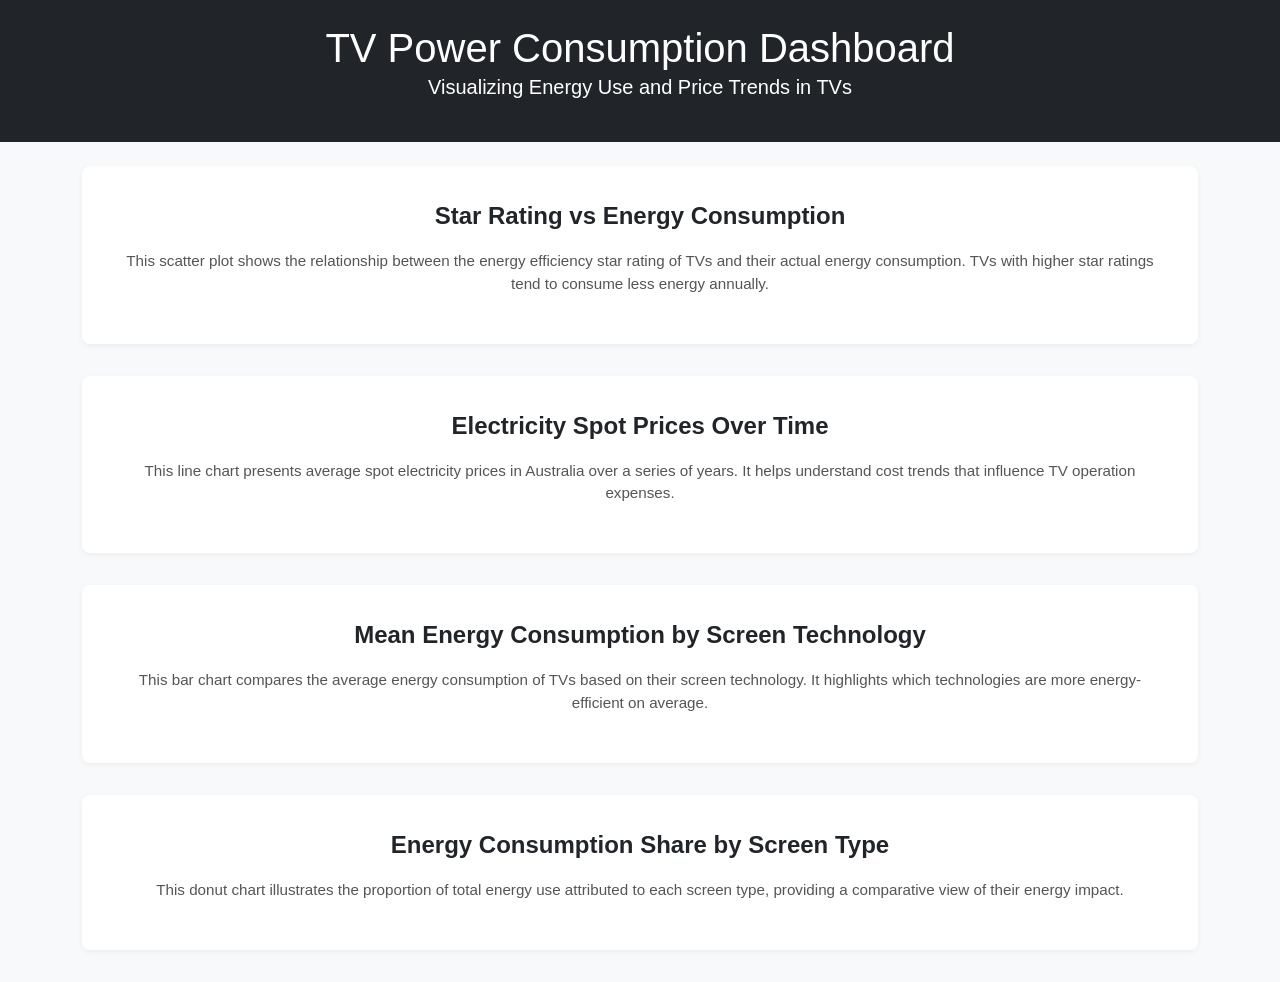
<file: Week8_Demo/Week5/index.html>
<!DOCTYPE html>
<html lang="en">
<head>
    <meta charset="UTF-8">
    <meta name="viewport" content="width=device-width, initial-scale=1.0">
    <title>D3 Dashboard: TV Power Consumption</title>
    <link href="https://cdn.jsdelivr.net/npm/bootstrap@5.3.5/dist/css/bootstrap.min.css" rel="stylesheet">
    <style>
        body {
            background-color: #f8f9fa;
            font-family: 'Segoe UI', sans-serif;
        }
        .chart-container {
            background: #ffffff;
            border-radius: 8px;
            box-shadow: 0 2px 6px rgba(0, 0, 0, 0.05);
            padding: 2rem;
            margin-bottom: 2rem;
        }
        .chart-title {
            font-size: 1.5rem;
            font-weight: 600;
            margin-bottom: 1rem;
            text-align: center;
        }
        .chart-description {
            font-size: 0.95rem;
            color: #555;
            margin-bottom: 1rem;
            text-align: center;
        }
    </style>
</head>
<body>
    <header class="bg-dark text-white text-center py-4 mb-4">
        <h1 class="mb-0">TV Power Consumption Dashboard</h1>
        <p class="lead">Visualizing Energy Use and Price Trends in TVs</p>
    </header>

    <main class="container">
        <section class="chart-container">
            <div class="chart-title">Star Rating vs Energy Consumption</div>
            <div class="chart-description">This scatter plot shows the relationship between the energy efficiency star rating of TVs and their actual energy consumption. TVs with higher star 
                ratings tend to consume less energy annually.</div>
            <div id="scatterPlot"></div>
        </section>

        <section class="chart-container">
            <div class="chart-title">Electricity Spot Prices Over Time</div>
            <div class="chart-description">This line chart presents average spot electricity prices in Australia over a series of years. It helps understand cost trends that influence TV 
                operation expenses.</div>
            <div id="line"></div>
        </section>

        <section class="chart-container">
            <div class="chart-title">Mean Energy Consumption by Screen Technology</div>
            <div class="chart-description">This bar chart compares the average energy consumption of TVs based on their screen technology. It highlights which technologies are more energy-
                efficient on average.</div>
            <div id="bar"></div>
        </section>

        <section class="chart-container">
            <div class="chart-title">Energy Consumption Share by Screen Type</div>
            <div class="chart-description">This donut chart illustrates the proportion of total energy use attributed to each screen type, providing a comparative view of their energy impact.</div>
            <div id="donut"></div>
        </section>
    </main>

    <script src="https://d3js.org/d3.v7.min.js"></script>
    <script src="energyConsumptionD3.js"></script>
    <script src="priceD3.js"></script>
    <script src="meanEnergyD3.js"></script>
    <script src="pieChartD3.js"></script>
</body>
</html>
</file>
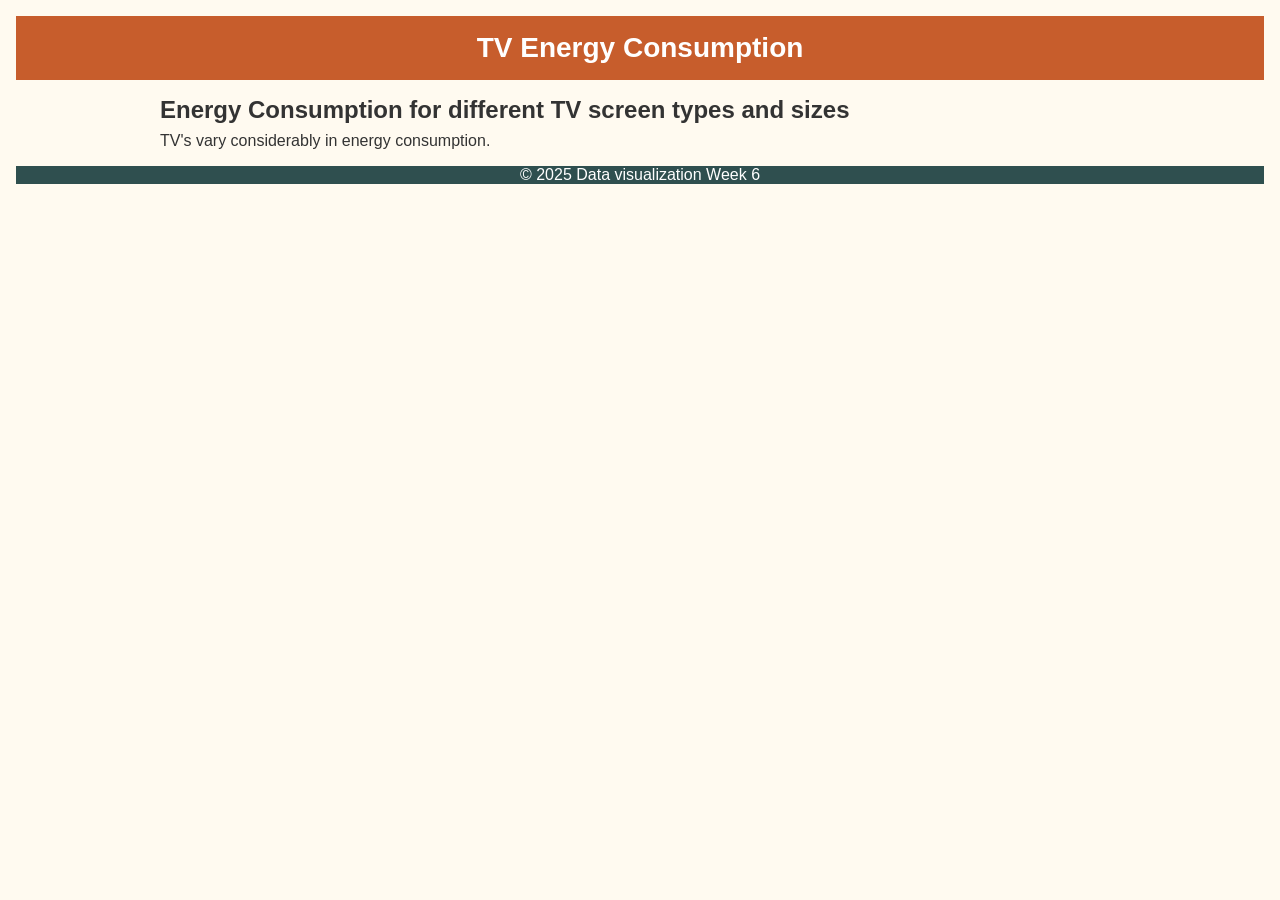
<file: Week8_Demo/Week6/index.html>
<!DOCTYPE html>
<html lang="en">
<head>
    <meta charset="UTF-8">
    <meta name="viewport" content="width=device-width, initial-scale=1.0">
    <title>Week 6</title>

    <link rel="stylesheet" href="css/base.css">
    <link rel="stylesheet" href="css/visualization.css">
</head>
<body>

    <header>
        <h1>TV Energy Consumption</h1>
    </header>

    <main>
        <div>
            <h1>Energy Consumption for different TV screen types and sizes</h1>
            <p>TV's vary considerably in energy consumption.</p>

            <div id="filters_screen">

            </div>

            <div id="histogram" class="responsive-svg-container">

            </div>

            <div id="scatterplot">
                
            </div>

            <div class="body">
                <p>

                </p>
            </div>
        </div>
    </main>
 
    <footer>
        <p>&copy; 2025 Data visualization Week 6</p>
    </footer>

    <script src="https://d3js.org/d3.v7.min.js"></script>
    <script src="js/histogram.js"></script>
    <script src="js/interaction.js"></script>
    <script src="js/load_data.js"></script>
    <script src="js/shared_constant.js"></script>
    <script src="js/scatterplot.js"></script>
</body>
</html>
</file>
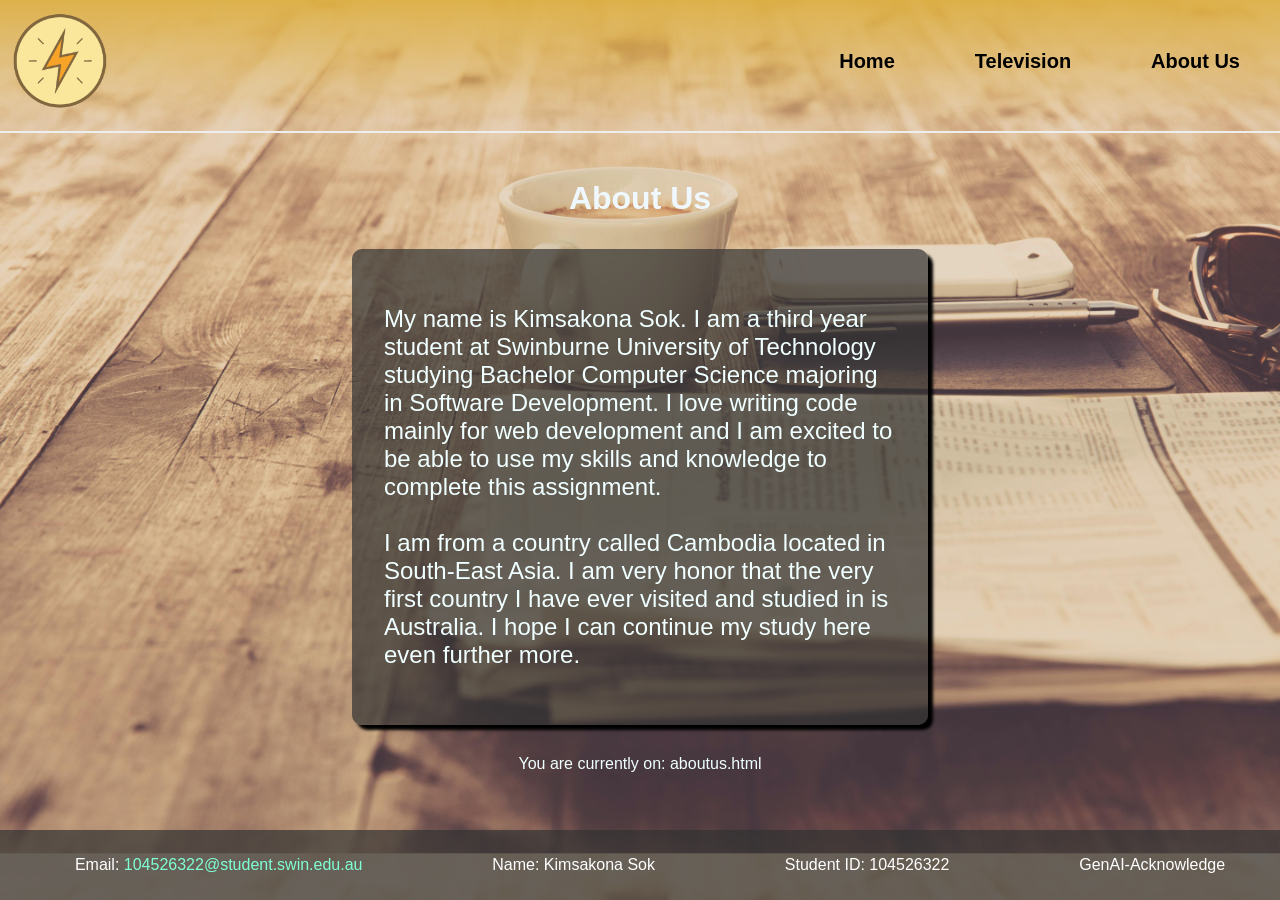
<file: Week_0/aboutus.html>
<!DOCTYPE html>
<html lang="en">
<head>
    <meta charset="UTF-8">
    <meta name="viewport" content="width=device-width, initial-scale=1.0">
    <title>About US</title>
    <link rel="stylesheet" href="css.css">
</head>
<body id="us" class="aboutus">


    <div class="first">
        <img src="PowerIcon.png" alt="Logo">

        <ul>
            <li><a href="Home.html">Home</a></li>
            <li><a href="tv.html">Television</a></li>
            <li><a href="aboutus.html">About Us</a></li>
        </ul>
    </div>

    <hr>

    <br>

    <h1>About Us</h1>
    <div class="center">
        <fieldset>
            <p>My name is Kimsakona Sok. I am a third year student at Swinburne University of Technology studying Bachelor Computer Science majoring in Software Development. I love writing code mainly for web development
                and I am excited to be able to use my skills and knowledge to complete this assignment.
                <br>
                <br>
                I am from a country called Cambodia located in South-East Asia. I am very honor that the very first country I have 
                ever visited and studied in is Australia. I hope I can continue my study here even further more.
            </p>
        </fieldset>
        </div>
        <div id="currentPage" style="margin-top: 20px; font-size: 16px; color: azure;"></div>
        <script src="main.js"></script>
</body>

<footer>
    <div class="foot">
        <ul>
            <li><p>Email: <a class="mail" href="mailto:104526322@student.swin.edu.au">104526322@student.swin.edu.au</a></p></li>
            <li><p>Name: Kimsakona Sok</p></li>
            <li><p>Student ID: 104526322</p></li>
            <li><p>GenAI-Acknowledge</p></li>
        </ul>
    </div>
</footer>
</html>
</file>
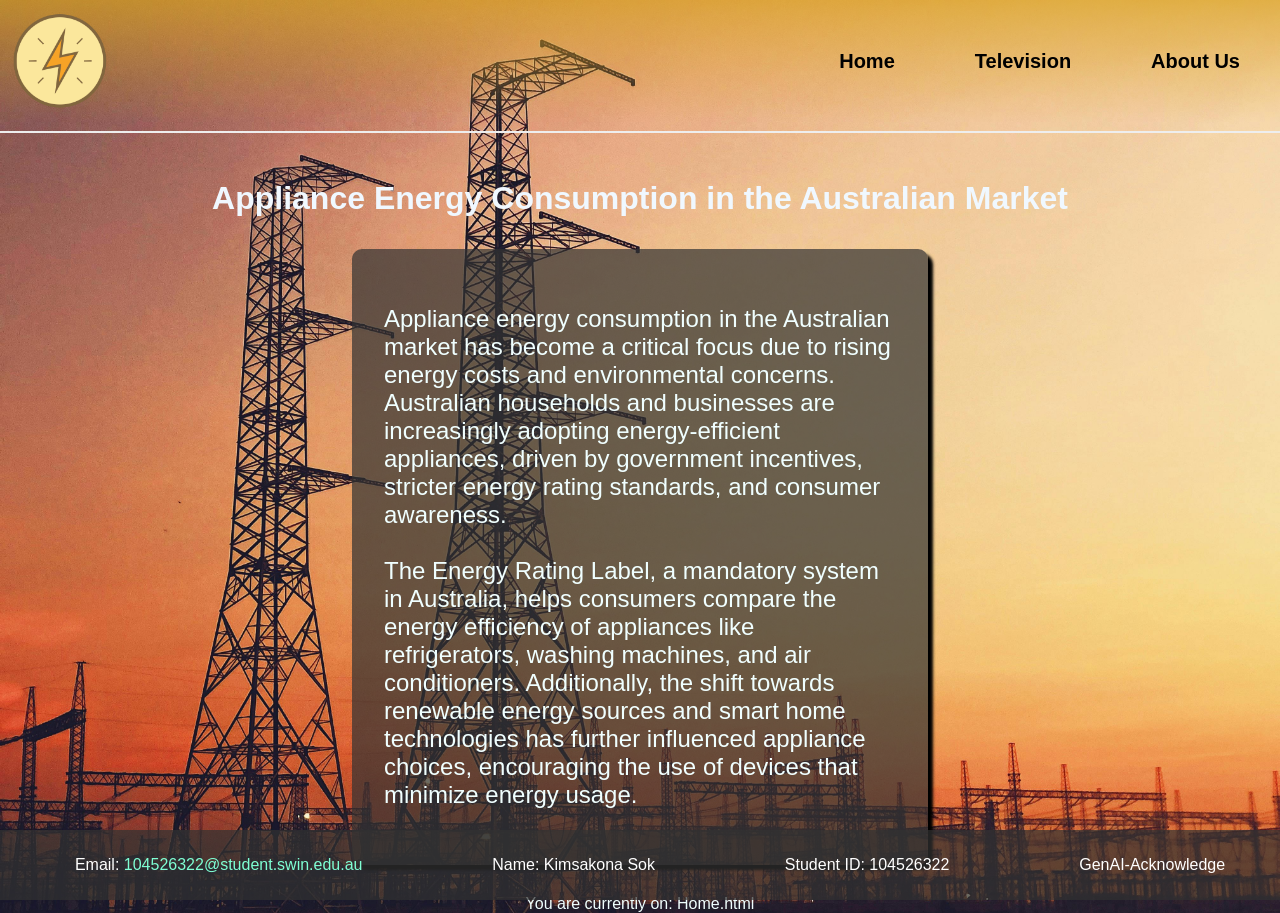
<file: Week_0/Home.html>
<!DOCTYPE html>
<html lang="en">
<head>
    <meta charset="UTF-8">
    <meta name="viewport" content="width=device-width, initial-scale=1.0">
    <title>Energy Website</title>
    <link rel="stylesheet" href="css.css">
</head>
<body class="week0">


    <div class="first">
        <img src="PowerIcon.png" alt="Logo">

        <ul>
            <li><a href="week0.html">Home</a></li>
            <li><a href="tv.html">Television</a></li>
            <li><a href="aboutus.html">About Us</a></li>
        </ul>
    </div>

    <hr>

    <br>

    <div class="center">
    <h1>Appliance Energy Consumption in the Australian Market</h1>
    <fieldset>
        <p>Appliance energy consumption in the Australian market has become a critical focus due to rising energy costs and environmental concerns. Australian households and businesses are increasingly adopting 
            energy-efficient appliances, driven by government incentives, stricter energy rating standards, and consumer awareness. 
            <br>
            <br>
            The Energy Rating Label, a mandatory system in Australia, helps consumers compare 
            the energy efficiency of appliances like refrigerators, washing machines, and air conditioners. Additionally, the shift towards renewable energy sources and smart home technologies has further influenced 
            appliance choices, encouraging the use of devices that minimize energy usage. </p>
    </fieldset>
    </div>
    <div id="currentPage" style="margin-top: 20px; font-size: 16px; color: azure;"></div>
    <script src="main.js"></script>

</body>

<footer>
    <div class="foot">
        <ul>
            <li><p>Email: <a class="mail" href="mailto:104526322@student.swin.edu.au">104526322@student.swin.edu.au</a></p></li>
            <li><p>Name: Kimsakona Sok</p></li>
            <li><p>Student ID: 104526322</p></li>
            <li><p>GenAI-Acknowledge</p></li>
        </ul>
    </div>
</footer>
</html>
</file>
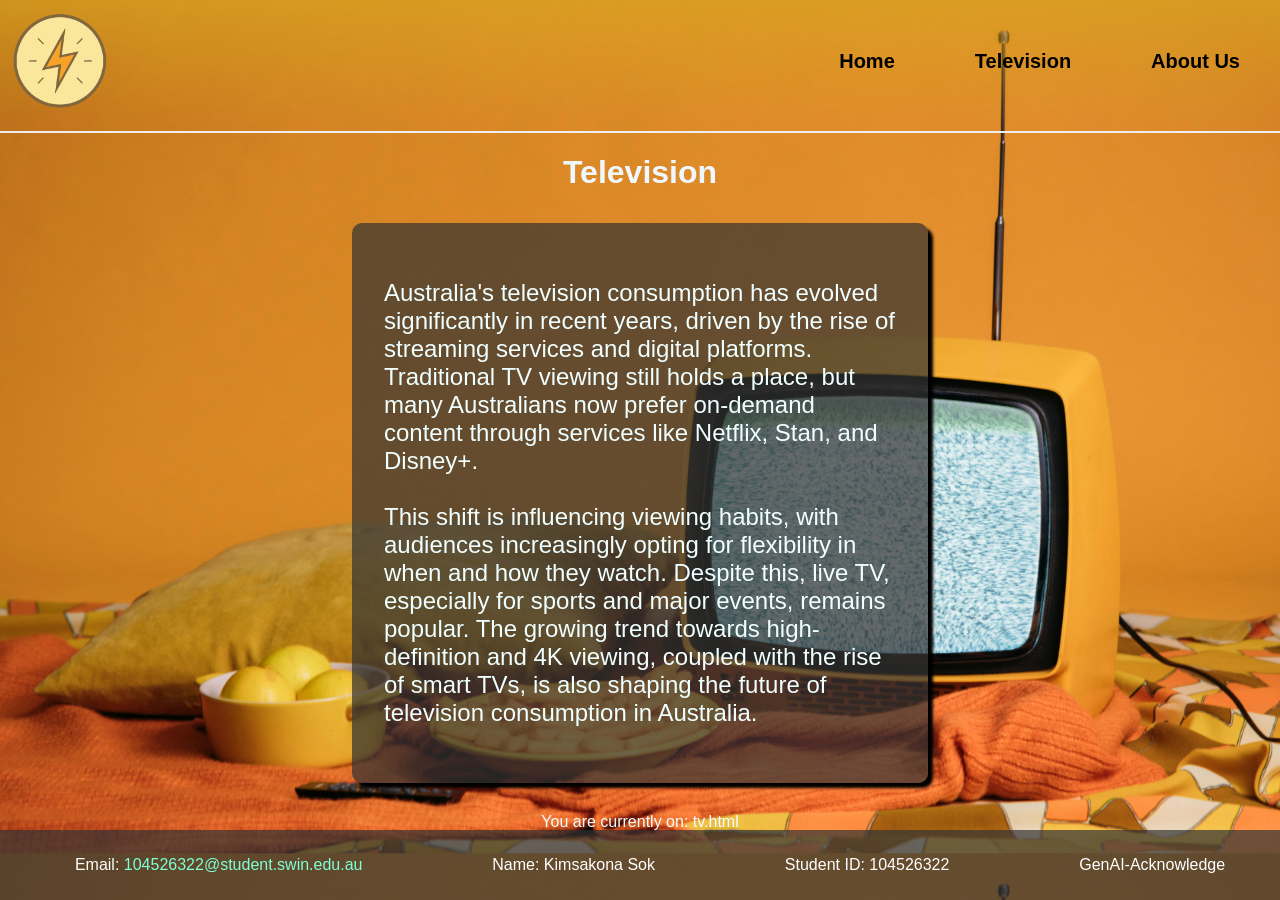
<file: Week_0/tv.html>
<!DOCTYPE html>
<html lang="en">
<head>
    <meta charset="UTF-8">
    <meta name="viewport" content="width=device-width, initial-scale=1.0">
    <title>Television</title>
    <link rel="stylesheet" href="css.css">
</head>
<body id="tv" class="tv">
    <div class="first">
        <img src="PowerIcon.png" alt="Logo">

        <ul>
            <li><a href="Home.html">Home</a></li>
            <li><a href="tv.html">Television</a></li>
            <li><a href="aboutus.html">About Us</a></li>
        </ul>
    </div>

    <hr>
    <h1>Television</h1>
    <div class="center">
        <fieldset>

            <p>Australia's television consumption has evolved significantly in recent years, driven by the rise of streaming services and digital platforms. Traditional TV viewing still holds a place, but many 
                Australians now prefer on-demand content through services like Netflix, Stan, and Disney+. <br>
                <br>
                This shift is influencing viewing habits, with audiences increasingly opting for flexibility in when and how 
                they watch. Despite this, live TV, especially for sports and major events, remains popular. The growing trend towards high-definition and 4K viewing, coupled with the rise of smart TVs, is also 
                shaping the future of television consumption in Australia.</p>
        </fieldset>
        </div>
        <div id="currentPage" style="margin-top: 20px; font-size: 16px; color: azure;"></div>
        <script src="main.js"></script>
</body>

<footer>
    <div class="foot">
        <ul>
            <li><p>Email: <a class="mail" href="mailto:104526322@student.swin.edu.au">104526322@student.swin.edu.au</a></p></li>
            <li><p>Name: Kimsakona Sok</p></li>
            <li><p>Student ID: 104526322</p></li>
            <li><p>GenAI-Acknowledge</p></li>
        </ul>
    </div>
</footer>
</html>
</file>
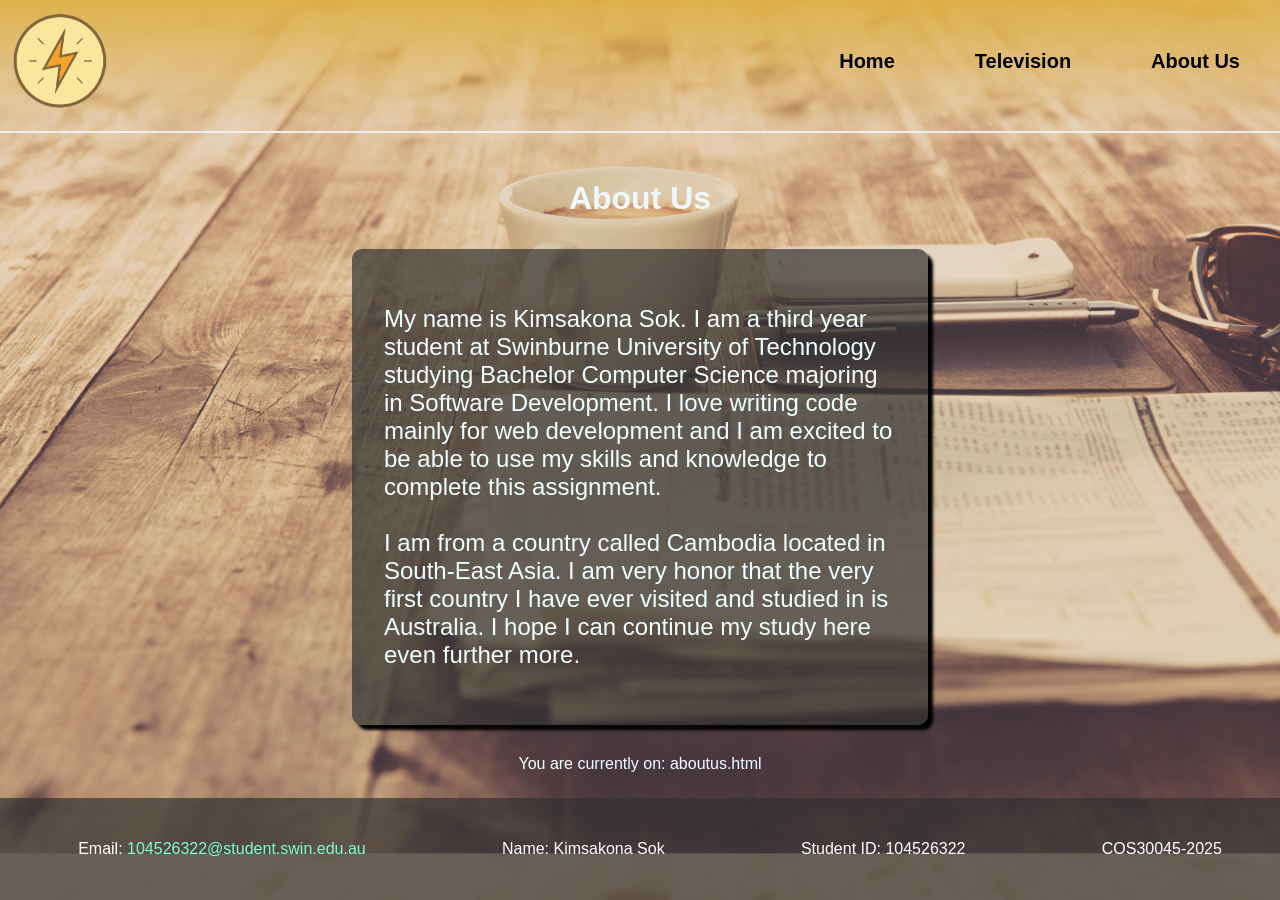
<file: Week_3/aboutus.html>
<!DOCTYPE html>
<html lang="en">
<head>
    <meta charset="UTF-8">
    <meta name="viewport" content="width=device-width, initial-scale=1.0">
    <title>About US</title>
    <link rel="stylesheet" href="css.css">
</head>
<body id="us" class="aboutus">
    <div class="first">
        <img class="icon" src="PowerIcon.png" alt="Logo">
        <ul>
            <li><a href="Home.html">Home</a></li>
            <li><a href="tv.html">Television</a></li>
            <li><a href="aboutus.html">About Us</a></li>
        </ul>
    </div>

    <hr>

    <br>

    <h1>About Us</h1>
    <div class="center">
        <fieldset>
            <p>My name is Kimsakona Sok. I am a third year student at Swinburne University of Technology studying Bachelor Computer Science majoring in Software Development. I love writing code mainly for web development
                and I am excited to be able to use my skills and knowledge to complete this assignment.
                <br>
                <br>
                I am from a country called Cambodia located in South-East Asia. I am very honor that the very first country I have 
                ever visited and studied in is Australia. I hope I can continue my study here even further more.
            </p>
        </fieldset>
        </div>
        <div id="currentPage" style="margin-top: 20px; font-size: 16px; color: azure;"></div>
        <script src="main.js"></script>
</body>

<footer>
    <div class="foot">
        <ul>
            <li><p>Email: <a class="mail" href="mailto:104526322@student.swin.edu.au">104526322@student.swin.edu.au</a></p></li>
            <li><p>Name: Kimsakona Sok</p></li>
            <li><p>Student ID: 104526322</p></li>
            <li><p>COS30045-2025</p></li>
        </ul>
    </div>
</footer>
</html>
</file>
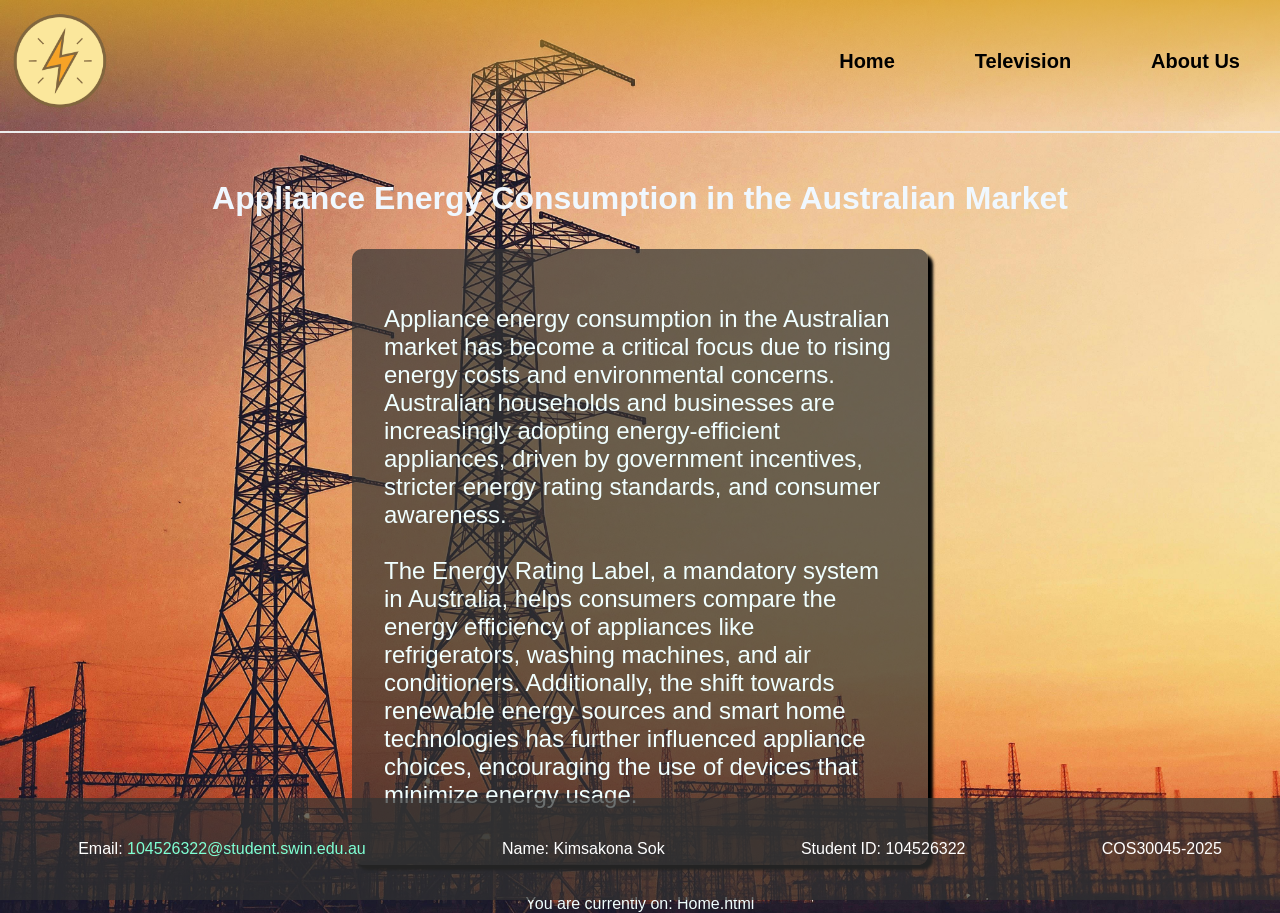
<file: Week_3/Home.html>
<!DOCTYPE html>
<html lang="en">
<head>
    <meta charset="UTF-8">
    <meta name="viewport" content="width=device-width, initial-scale=1.0">
    <title>Energy Website</title>
    <link rel="stylesheet" href="css.css">
</head>
<body class="week0">


    <div class="first">
        <img class="icon" src="PowerIcon.png" alt="Logo">

        <ul>
            <li><a href="week0.html">Home</a></li>
            <li><a href="tv.html">Television</a></li>
            <li><a href="aboutus.html">About Us</a></li>
        </ul>
    </div>

    <hr>

    <br>

    <div class="center">
    <h1>Appliance Energy Consumption in the Australian Market</h1>
    <fieldset>
        <p>Appliance energy consumption in the Australian market has become a critical focus due to rising energy costs and environmental concerns. Australian households and businesses are increasingly adopting 
            energy-efficient appliances, driven by government incentives, stricter energy rating standards, and consumer awareness. 
            <br>
            <br>
            The Energy Rating Label, a mandatory system in Australia, helps consumers compare 
            the energy efficiency of appliances like refrigerators, washing machines, and air conditioners. Additionally, the shift towards renewable energy sources and smart home technologies has further influenced 
            appliance choices, encouraging the use of devices that minimize energy usage. </p>
    </fieldset>
    </div>
    <div id="currentPage" style="margin-top: 20px; font-size: 16px; color: azure;"></div>
    <script src="main.js"></script>

</body>

<footer>
    <div class="foot">
        <ul>
            <li><p>Email: <a class="mail" href="mailto:104526322@student.swin.edu.au">104526322@student.swin.edu.au</a></p></li>
            <li><p>Name: Kimsakona Sok</p></li>
            <li><p>Student ID: 104526322</p></li>
            <li><p>COS30045-2025</p></li>
        </ul>
    </div>
</footer>
</html>
</file>
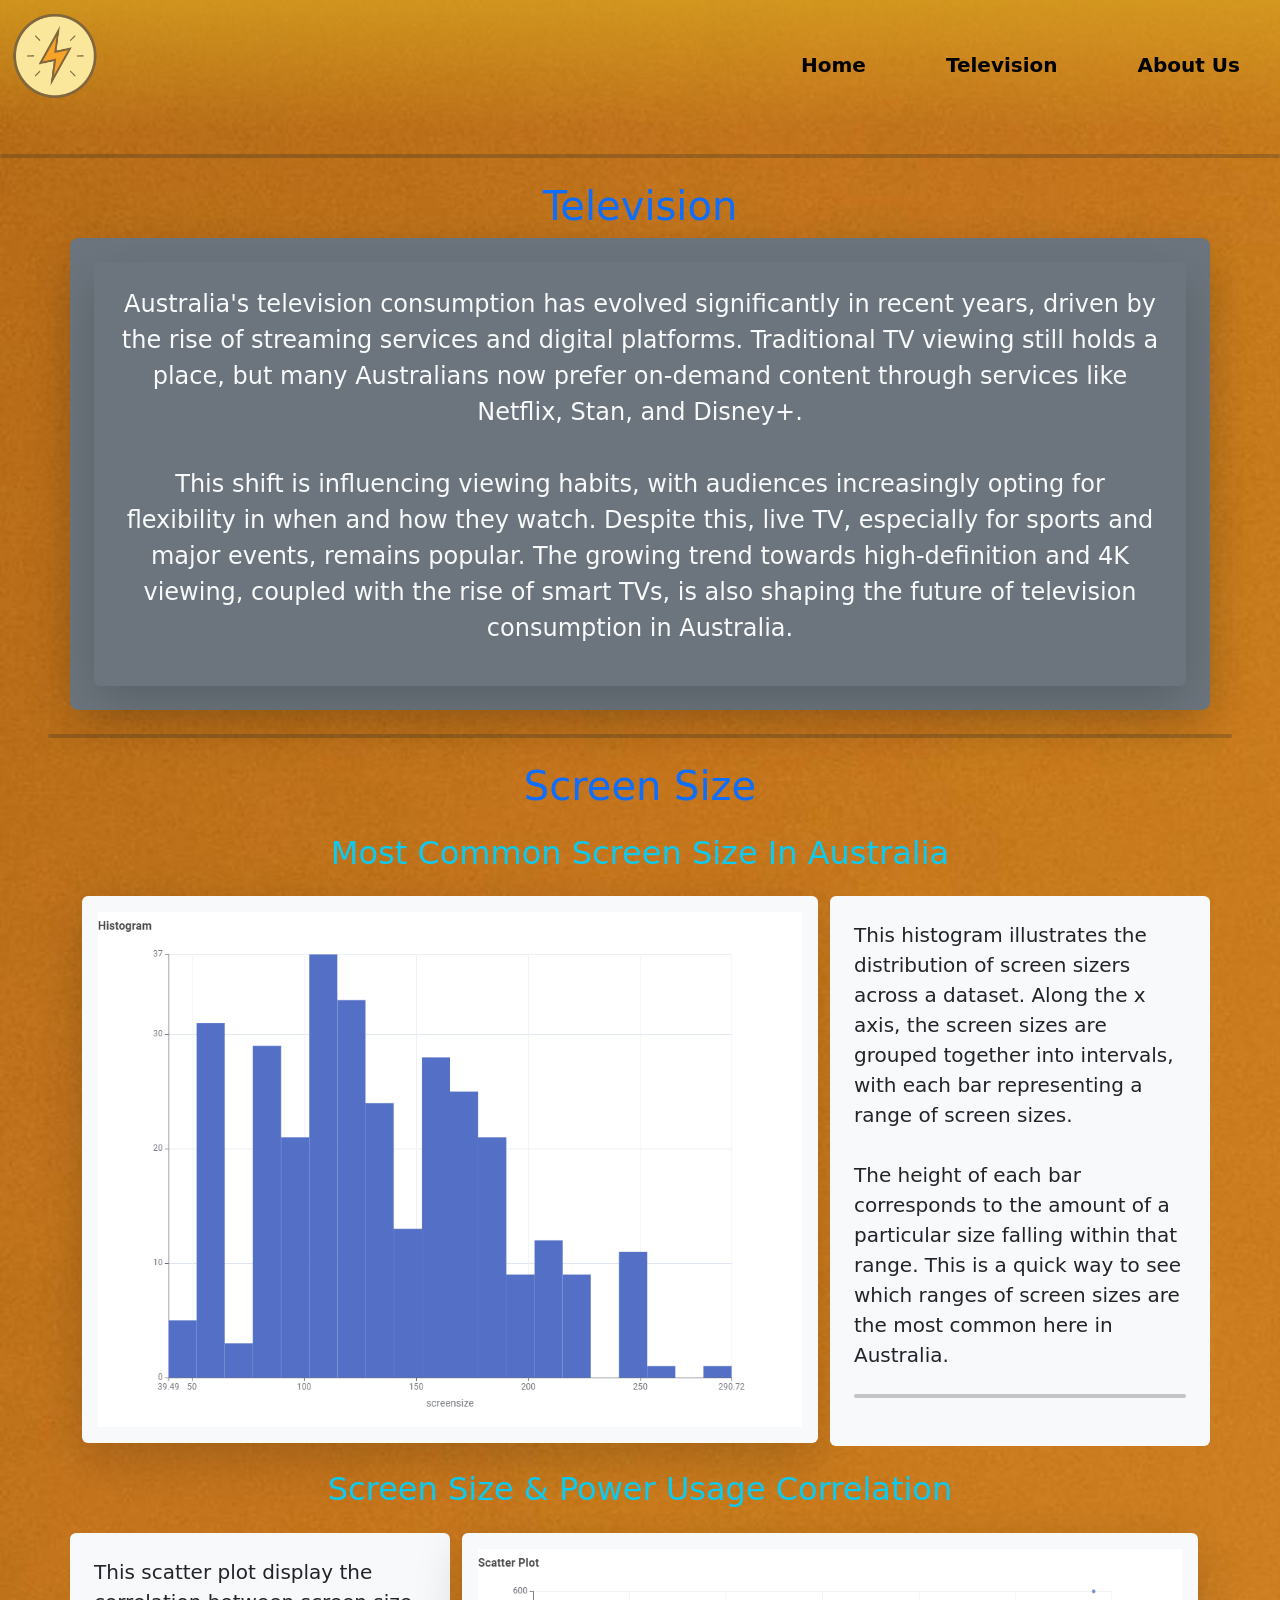
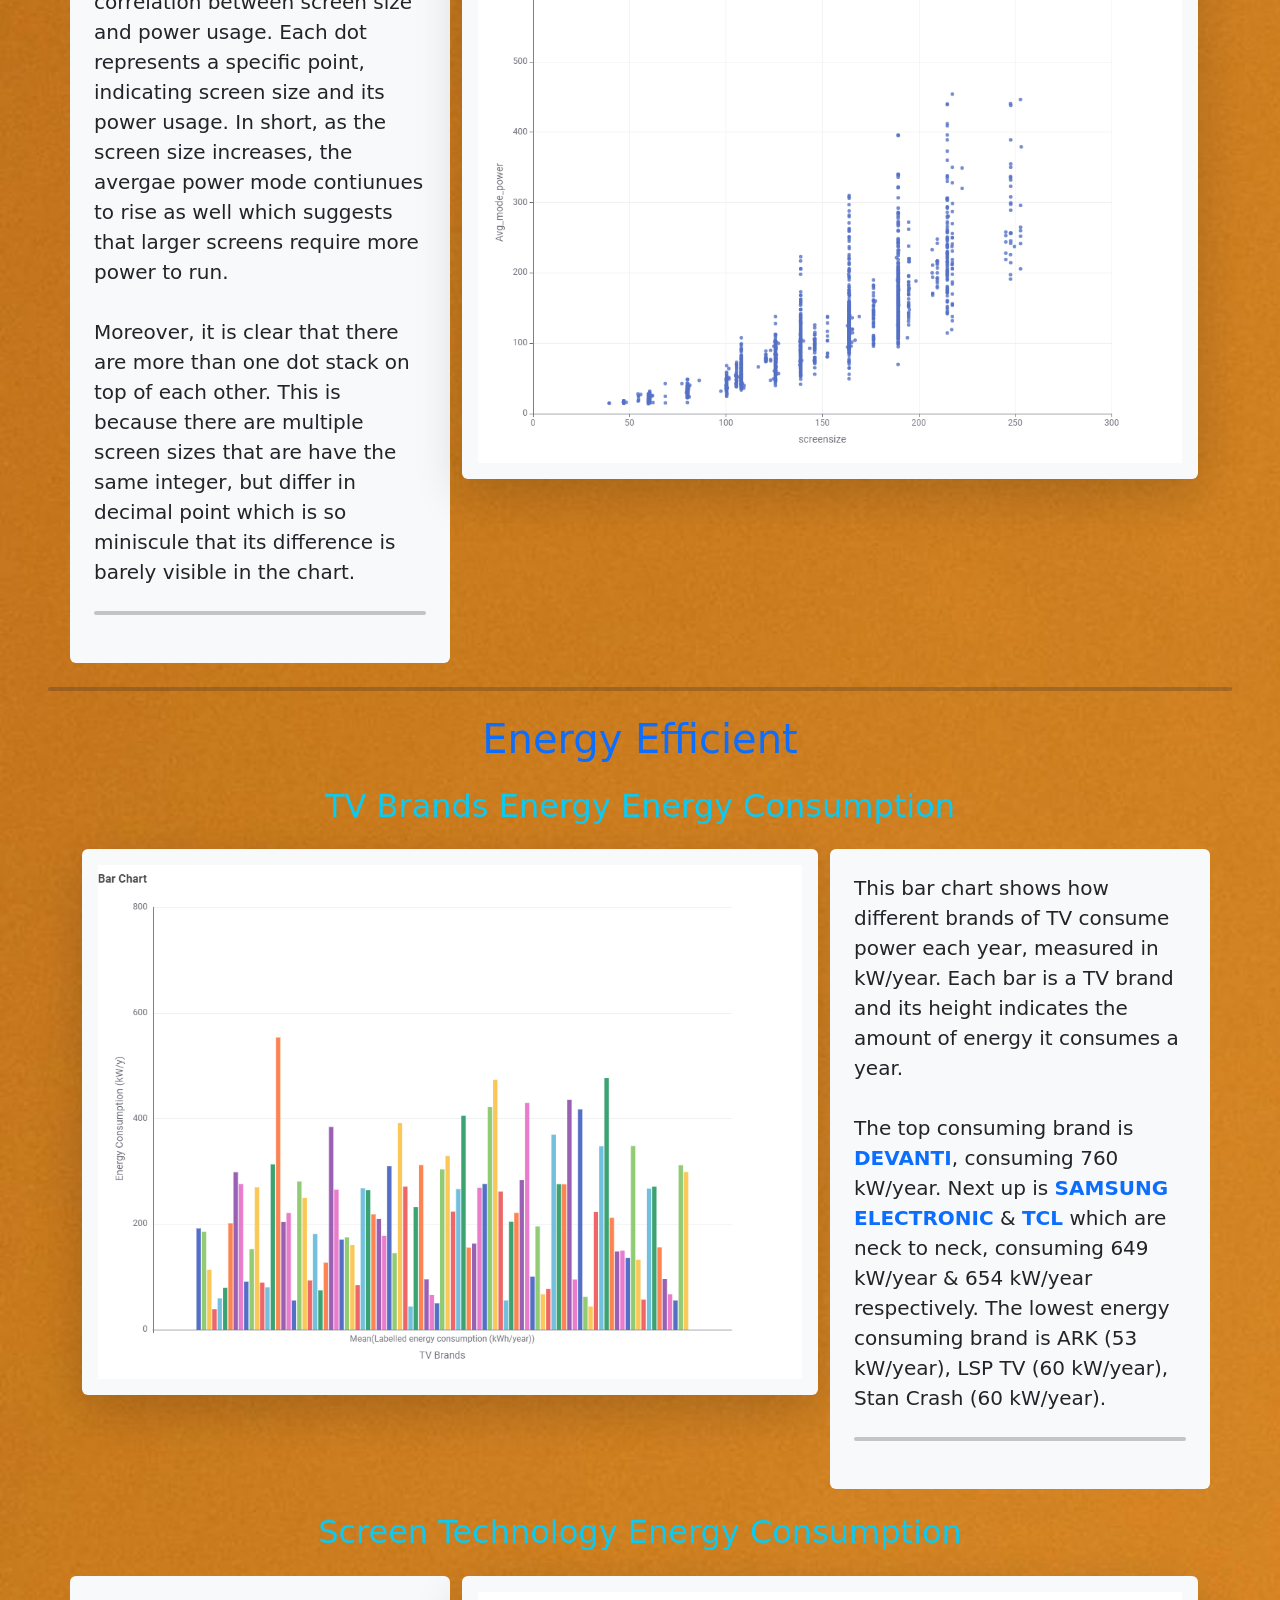
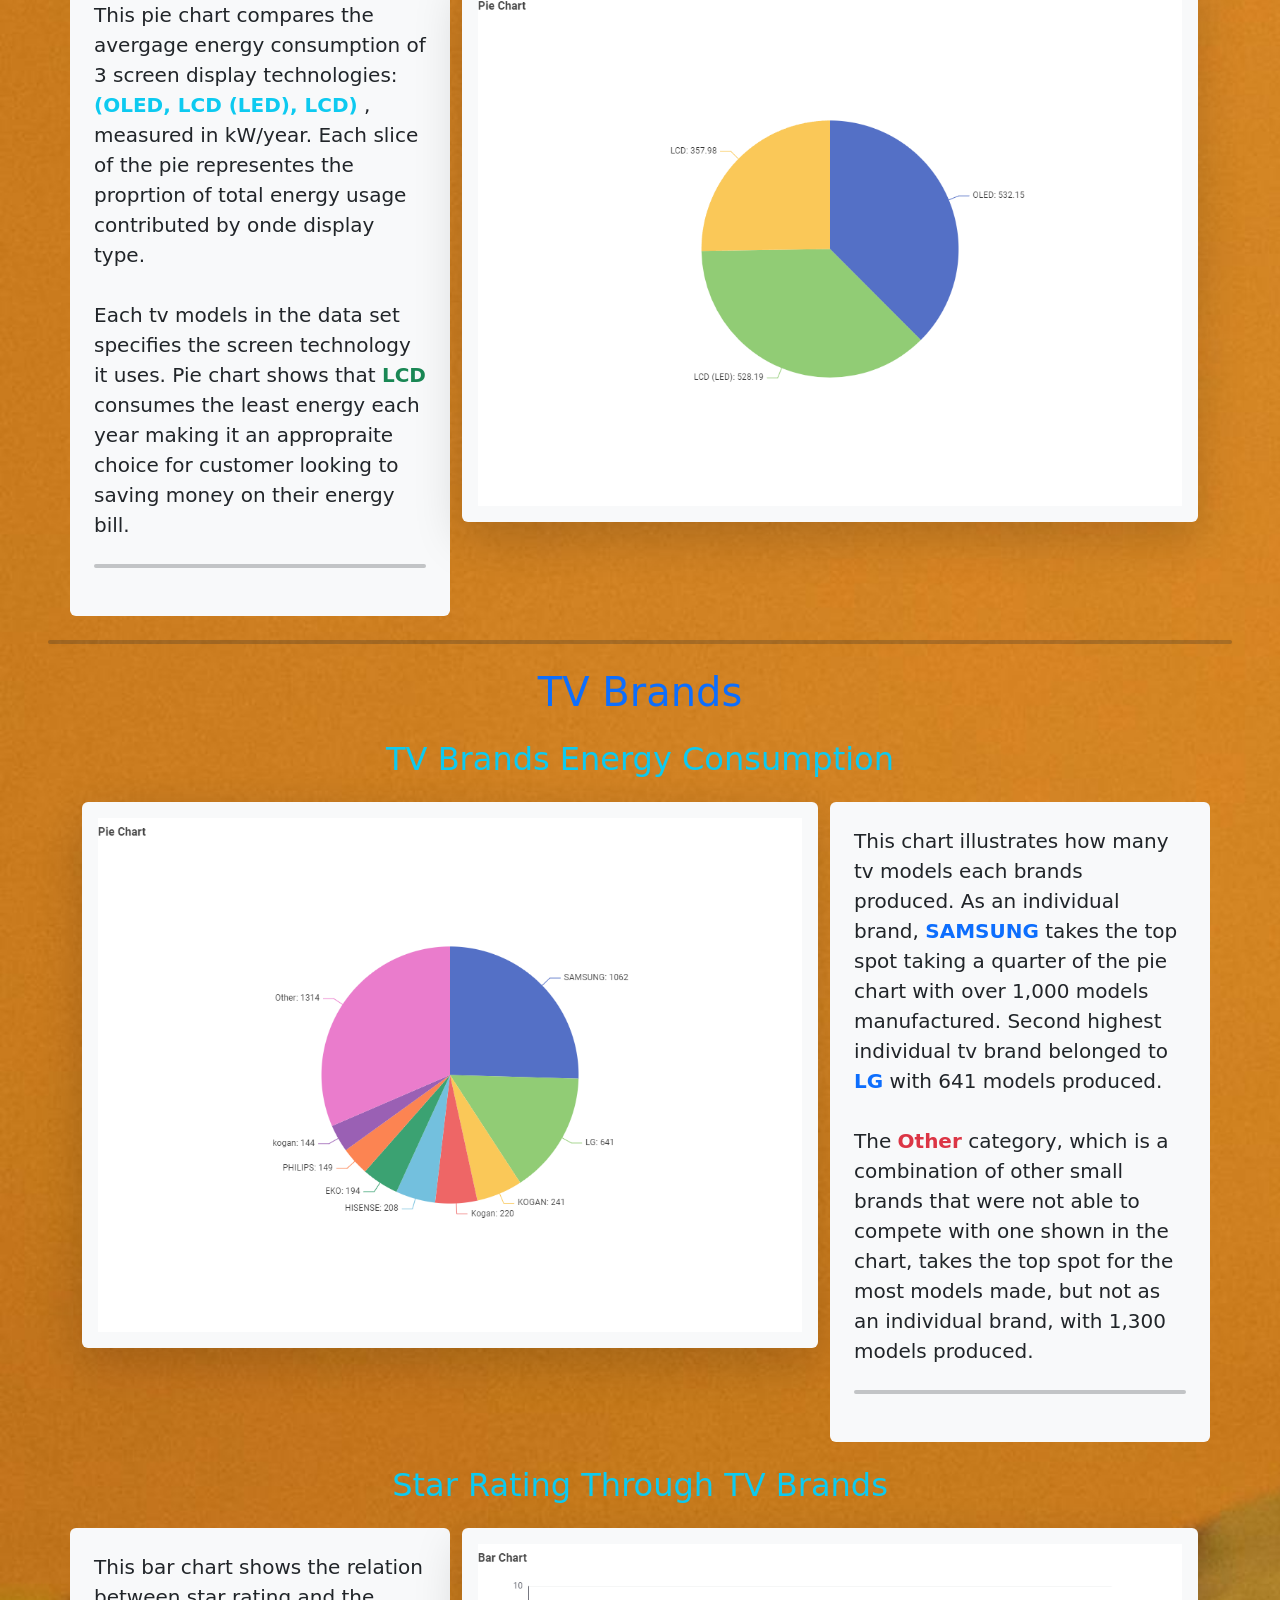
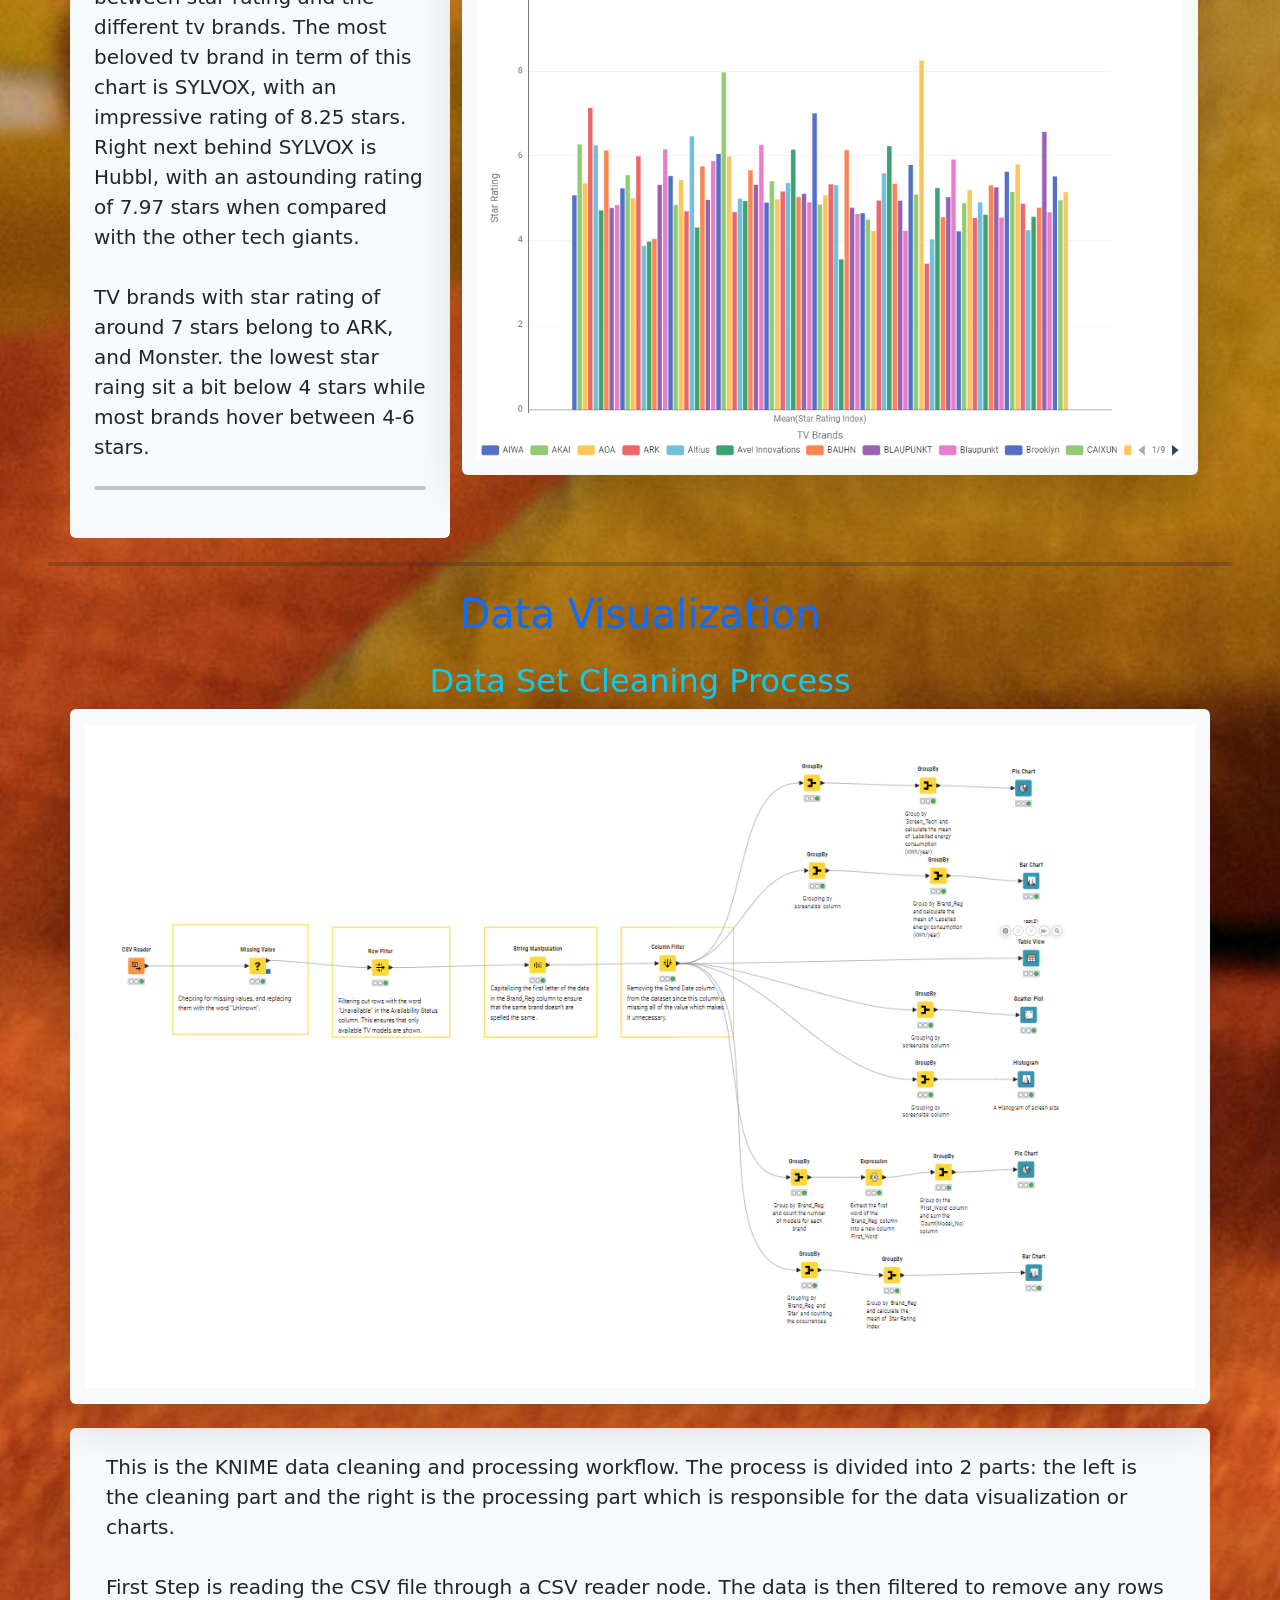
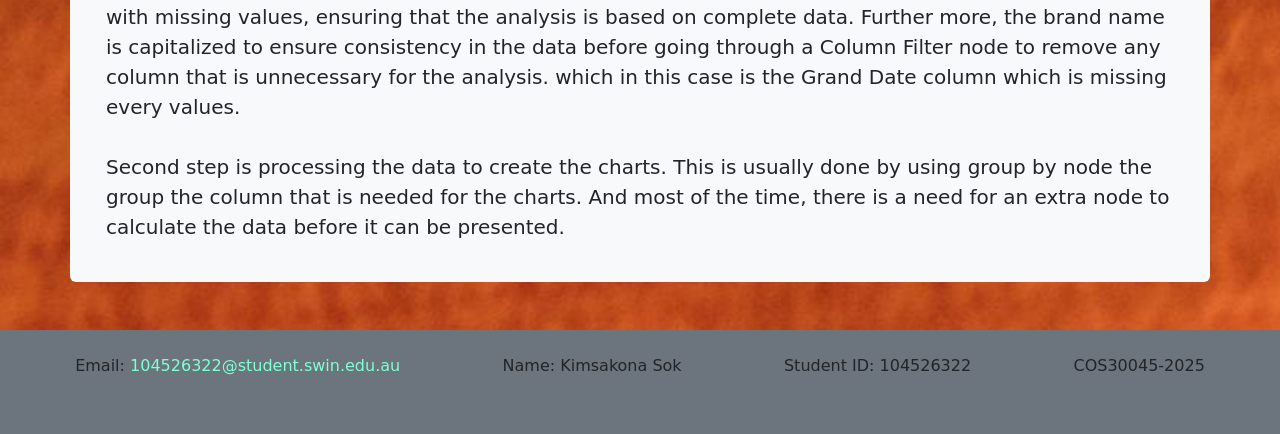
<file: Week_3/tv.html>
<!DOCTYPE html>
<html lang="en">
<head>
    <meta charset="UTF-8">
    <meta name="viewport" content="width=device-width, initial-scale=1.0">
    <title>Television</title>
    <link rel="stylesheet" href="css.css">
    <link href="https://cdn.jsdelivr.net/npm/bootstrap@5.3.3/dist/css/bootstrap.min.css" rel="stylesheet" integrity="sha384-QWTKZyjpPEjISv5WaRU9OFeRpok6YctnYmDr5pNlyT2bRjXh0JMhjY6hW+ALEwIH" crossorigin="anonymous">
</head>
<body id="tv" class="tv">
    <div class="first">
        <img class="icon" src="PowerIcon.png" alt="Logo">

        <ul>
            <li><a href="Home.html">Home</a></li>
            <li><a href="tv.html">Television</a></li>
            <li><a href="aboutus.html">About Us</a></li>
        </ul>
    </div>

    <hr class="my-4 border border-dark border-2 rounded">
    <h1 class="text-primary">Television</h1>
    <div class="container justify-content-center align-items-center text-center bg-secondary p-4 rounded-3 shadow-lg">
        <section class="text-center p-4 border-secondary rounded shadow-lg p-3 w-100">
            <p class="text-light fs-4">Australia's television consumption has evolved significantly in recent years, driven by the rise of streaming services and digital platforms. Traditional TV viewing still holds a place, but many 
                Australians now prefer on-demand content through services like Netflix, Stan, and Disney+. <br>
                <br>
                This shift is influencing viewing habits, with audiences increasingly opting for flexibility in when and how 
                they watch. Despite this, live TV, especially for sports and major events, remains popular. The growing trend towards high-definition and 4K viewing, coupled with the rise of smart TVs, is also 
                shaping the future of television consumption in Australia.</p>
        </section>
        </div>

        <hr class="my-4 border border-dark border-2 rounded mx-5">
        <div class="q1">
            
        <h1 class="text-primary">Screen Size</h1>
           
                <div class=" justify-content-center align-items-center">
                    <h2 class="my-4 text-center text-info">Most Common Screen Size In Australia</h2>

                    <div class="container ">
                        <div class="row align-items-stretch">
                            <div class="col-8 h-150">
                                <img src="Histogram.png" class="img-fluid rounded shadow-lg p-3 bg-body-tertiary rounded" alt="Common Screen Size">
                            </div>

                            <div class="col-4 bg-light h-150 rounded p-4 fs-5">
                                <p>This histogram illustrates the distribution of screen sizers across a dataset.
                                Along the x axis, the screen sizes are grouped together into intervals, with each bar representing a range of screen sizes.

                                <br>
                                <br>
                                The height of each bar corresponds to the amount of a particular size falling within that range.
                                This is a quick way to see which ranges of screen sizes are the most common here in 
                                Australia. </p>

                                <hr class="my-4 border border-dark border-2 rounded">

                            </div>
                        </div>
                    </div>

               
                    <h2 class="text-center my-4 text-info">Screen Size & Power Usage Correlation</h2>
                    <div class="container ">
                        <div class="row">
                            <div class="col-4 bg-light h-150 rounded p-4 fs-5">
                                <p>
                                    This scatter plot display the correlation between screen size and power usage. Each dot represents a specific point,
                                    indicating screen size and its power usage. In short, as the screen size increases, the avergae power mode contiunues to
                                    rise as well which suggests that larger screens require more power to run. 
                                    
                                    <br>
                                    <br>
                                    Moreover, it is clear that there are more than one dot
                                    stack on top of each other. This is because there are multiple screen sizes that are have the same integer, but differ in decimal point
                                    which is so miniscule that its difference is barely visible in the chart.
                                </p>

                                <hr class="my-4 border border-dark border-2 rounded">
                            </div>

                            <div class="col-8 h-150">
                                <img src="Scatter Plot.png" class="img-fluid rounded shadow-lg p-3 bg-body-tertiary rounded" alt="Common Screen Size">
                            </div>
                        </div>
                    </div>
                </div>
        </div>

        <hr class="my-4 border border-dark border-2 rounded mx-5">

        <div class="q2">
            <h1 class="text-primary">Energy Efficient</h1>

            <h2 class="text-center my-4 text-info">TV Brands Energy Energy Consumption</h2>
            <div class="container">
                <div class="row">
                    <div class="col-8 h-150">
                        <img src="q2.1.png" class="img-fluid rounded shadow-lg p-3 bg-body-tertiary rounded" alt="Common Screen Size">
                    </div>

                    <div class="col-4 bg-light h-150 rounded p-4 fs-5">
                        <p>
                            This bar chart shows how different brands of TV consume power each year, measured in kW/year. 
                            Each bar is a TV brand and its height indicates the amount of energy it consumes a year. 
                            <br>
                            <br>
                            The top consuming brand is 
                            <b class="text-primary">DEVANTI</b>, consuming 760 kW/year. Next up is <b class="text-primary">SAMSUNG ELECTRONIC</b> & <b class="text-primary">TCL</b> which are neck to neck, consuming 649 kW/year & 654 kW/year respectively. 
                            The lowest energy consuming brand is ARK (53 kW/year), LSP TV (60 kW/year), Stan Crash (60 kW/year).
                        </p>

                        <hr class="my-4 border border-dark border-2 rounded">
                    </div>
                </div>
            </div>

            <h2 class="text-center my-4 text-info">Screen Technology Energy Consumption</h2>
            <div class="container">
                <div class="row">
                    <div class="col-4 bg-light h-150 rounded p-4 fs-5">
                        <p>
                            This pie chart compares the avergage energy consumption of 3 screen display technologies: <b class="text-info">(OLED, LCD (LED), LCD)</b> , measured in kW/year.
                            Each slice of the pie representes the proprtion of total energy usage contributed by onde display type.
                            <br>
                            <br>
                            Each tv models in the data set specifies the screen technology it uses. Pie chart shows that <b class="text-success">LCD</b> consumes the least energy each year making it an appropraite choice for customer looking to
                            saving money on their energy bill. 
                        </p>

                        <hr class="my-4 border border-dark border-2 rounded">
                    </div>

                    <div class="col-8   h-150">
                        <img src="q.2.2.png" class="img-fluid rounded shadow-lg p-3 bg-body-tertiary rounded" alt="Common Screen Size">
                    </div>
                </div>
            </div>
        </div>

        <hr class="my-4 border border-dark border-2 rounded mx-5">

        <div class="q3">
            <h1 class="text-primary">TV Brands</h1>

            <h2 class="text-center my-4 text-info">TV Brands Energy Consumption</h2>
            <div class="container">
                <div class="row">
                    <div class="col-8 h-150">
                        <img src="q3.1.png" class="img-fluid rounded shadow-lg p-3 bg-body-tertiary rounded" alt="Common Screen Size">
                    </div>

                    <div class="col-4 bg-light h-150 rounded p-4 fs-5">
                        <p>
                            This chart illustrates how many tv models each brands produced. As an individual brand, <b class="text-primary">SAMSUNG</b> takes the top spot taking a quarter of the pie chart
                            with over 1,000 models manufactured. Second highest individual tv brand belonged to <b class="text-primary">LG</b> with 641 models produced. 
                            <br>
                            <br>
                            The <b class="text-danger">Other</b> category, which is a combination
                            of other small brands that were not able to compete with one shown in the chart, takes the top spot for the most models made, but not as an individual brand,
                            with 1,300 models produced.
                        </p>

                        <hr class="my-4 border border-dark border-2 rounded">
                    </div>
                </div>
            </div>

            <h2 class="text-center my-4 text-info">Star Rating Through TV Brands</h2>
            <div class="container">
                <div class="row">
                    <div class="col-4 bg-light h-150 rounded p-4 fs-5">
                        <p>
                            This bar chart shows the relation between star rating and the different tv brands. The most beloved tv brand in term of this 
                            chart is SYLVOX, with an impressive rating of 8.25 stars. Right next behind SYLVOX is Hubbl, with an astounding rating of 7.97 stars when compared
                            with the other tech giants. 
                            <br>
                            <br>
                            TV brands with star rating of around 7 stars belong to ARK, and Monster. the lowest star raing sit a bit below 4 stars while 
                            most brands hover between 4-6 stars. 
                        </p>

                        <hr class="my-4 border border-dark border-2 rounded">
                    </div>

                    <div class="col-8 h-150">
                        <img src="q3.2.png" class="img-fluid rounded shadow-lg p-3 bg-body-tertiary rounded" alt="Common Screen Size">
                    </div>
                </div>
            </div>
        </div>
        <hr class="my-4 border border-dark border-2 rounded mx-5">
        
        <div class="q4">
            <h1 class="text-center text-primary">Data Visualization</h1>


            <div class="container">
                <div class="row my-4">
                        <h2 class="text-center text-info">Data Set Cleaning Process</h2>
                        <img src="knime.png" class="img-fluid rounded shadow-lg p-3 bg-body-tertiary rounded" alt="Common Screen Size">
                </div>

                <div class="row bg-light p-4 rounded fs-5 mb-5">
                    <p>
                        This is the KNIME data cleaning and processing workflow. The process is divided into 2 parts: the left is the cleaning part and the 
                        right is the processing part which is responsible for the data visualization or charts.
                        <br>
                        <br>
                        First Step is reading the CSV file through a CSV reader node. The data is then filtered to remove any rows with missing values, ensuring that the analysis is based on complete data.
                        Further more, the brand name is capitalized to ensure consistency in the data before going through a Column Filter node to remove any column that is unnecessary for the analysis.
                        which in this case is the Grand Date column which is missing every values.
                        <br>
                        <br>
                        Second step is processing the data to create the charts. This is usually done by using group by node the group the column that is needed for the charts.
                        And most of the time, there is a need for an extra node to calculate the data before it can be presented.
                    </p>
                </div>
            </div>
        </div>

        <div class="foot bg-secondary p-4 mt-auto">
            <ul class="align-items-center text-center">
                <li><p>Email: <a class="mail" href="mailto:104526322@student.swin.edu.au">104526322@student.swin.edu.au</a></p></li>
                <li><p>Name: Kimsakona Sok</p></li>
                <li><p>Student ID: 104526322</p></li>
                <li><p>COS30045-2025</p></li>
            </ul>
        </div>
</body>
</html>
</file>
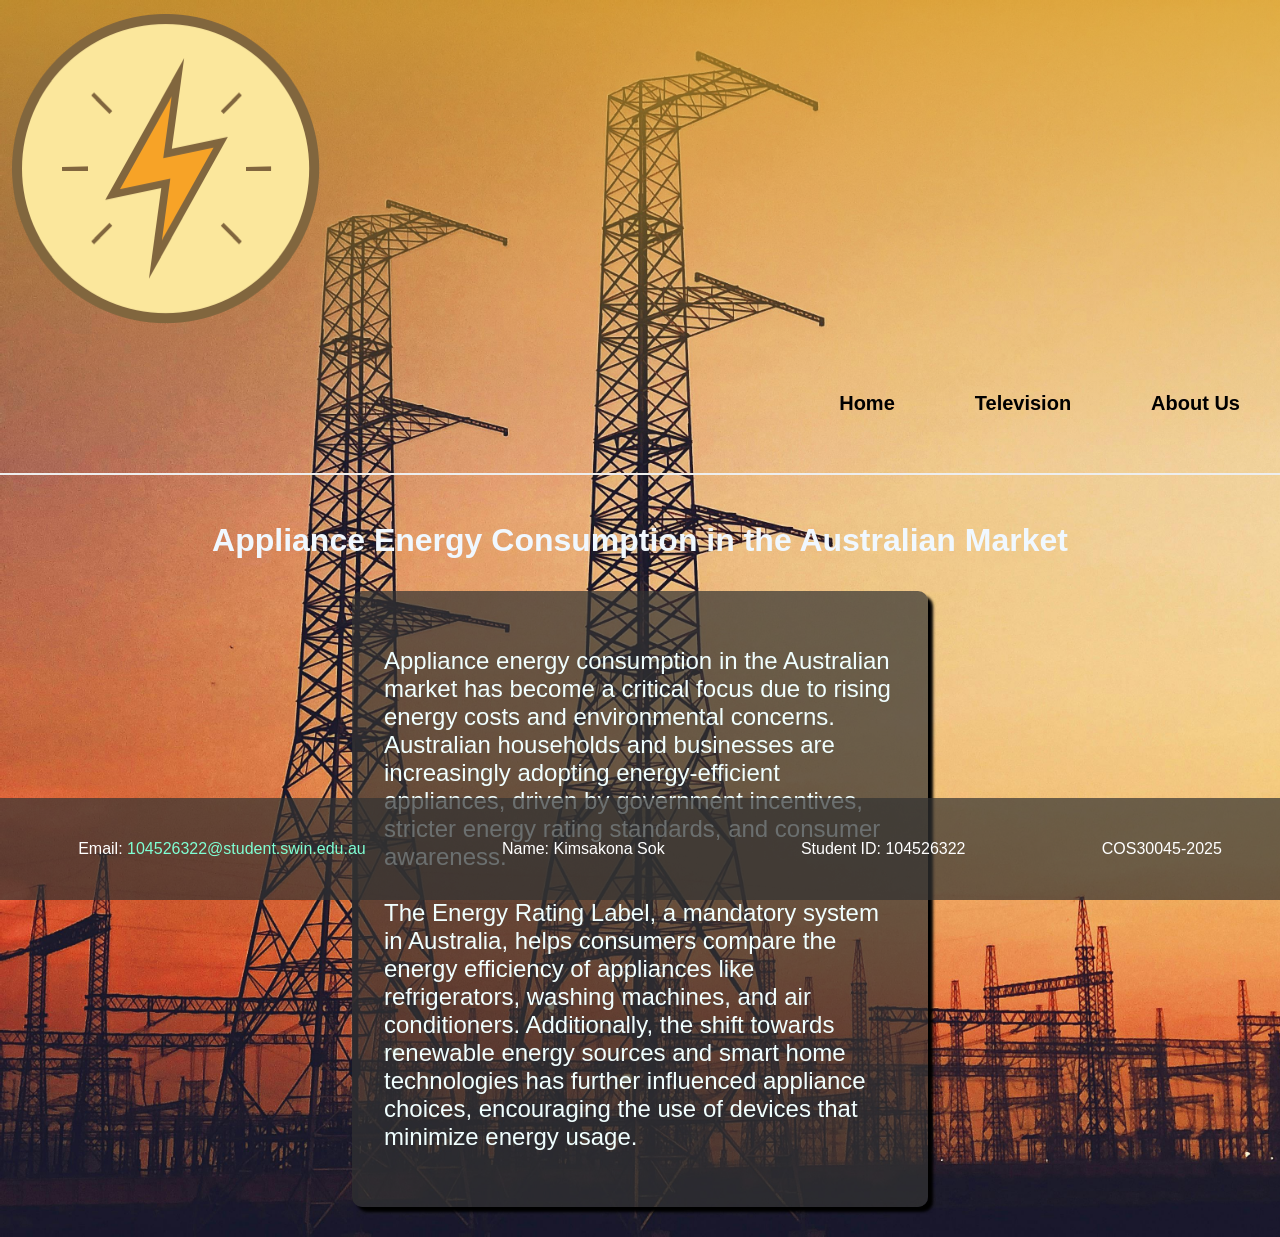
<file: Week_3/week0.html>
<!DOCTYPE html>
<html lang="en">
<head>
    <meta charset="UTF-8">
    <meta name="viewport" content="width=device-width, initial-scale=1.0">
    <title>Energy Website</title>
    <link rel="stylesheet" href="css.css">

</head>
<body class="week0">


    <div class="first">
        <img src="PowerIcon.png" alt="Logo">

        <ul>
            <li><a href="Home.html">Home</a></li>
            <li><a href="tv.html">Television</a></li>
            <li><a href="aboutus.html">About Us</a></li>
        </ul>
    </div>

    <hr>

    <br>

    <div class="center">
    <h1>Appliance Energy Consumption in the Australian Market</h1>
    <fieldset>
        <p>Appliance energy consumption in the Australian market has become a critical focus due to rising energy costs and environmental concerns. Australian households and businesses are increasingly adopting 
            energy-efficient appliances, driven by government incentives, stricter energy rating standards, and consumer awareness. 
            <br>
            <br>
            The Energy Rating Label, a mandatory system in Australia, helps consumers compare 
            the energy efficiency of appliances like refrigerators, washing machines, and air conditioners. Additionally, the shift towards renewable energy sources and smart home technologies has further influenced 
            appliance choices, encouraging the use of devices that minimize energy usage. </p>
    </fieldset>
    </div>
    <div id="currentPage" style="margin-top: 20px; font-size: 16px; color: azure;"></div>

</body>

<footer>
    <div class="foot">
        <ul>
            <li><p>Email: <a class="mail" href="mailto:104526322@student.swin.edu.au">104526322@student.swin.edu.au</a></p></li>
            <li><p>Name: Kimsakona Sok</p></li>
            <li><p>Student ID: 104526322</p></li>
            <li><p>COS30045-2025</p></li>
        </ul>
    </div>
</footer>
</html>
</file>
<file: Week8_Demo/Week6/css/base.css>
.responsive-svg-container {
    width: 100%;
    max-width: 1000px;
}

@media screen and (max-width: 600px) {
    .responsive-svg-container {
        margin-bottom: 20px;
    }
}

.axis-label {
    font-family: 'Roboto', sans-serif;
    font-size: 14px;
    fill: #5a3e2b;
}
</file>
<file: Week8_Demo/Week6/css/visualization.css>
body {
    font-family: 'Segoe UI', sans-serif;
    background-color: #fffaf0; 
    color: #333;
    padding: 1rem;
    margin: 0;
  }
  
  header {
    background-color: #c75d2c; 
    color: white;
    padding: 1rem;
    text-align: center;
  }
  
  header h1 {
    font-size: 1.75rem;
    margin: 0;
  }
  
  main {
    max-width: 960px;
    margin: 0 auto;
  }
  
  h1 {
    font-size: 1.5rem;
    margin-bottom: 0.5rem;
  }
  
  h3 {
    margin-top: 2rem;
    font-weight: bold;
  }
  
  p {
    margin: 0.5rem 0 1rem;
  }
  
  #filters_screen {
    gap: 0.5rem;
    margin-bottom: 1rem;
  }
  

  
  button {
    background-color: #e5a76d;
    border: none;
    padding: 0.5rem 1rem;
    border-radius: 8px;
    font-weight: bold;
    cursor: pointer;
    box-shadow: 1px 1px 4px rgba(0,0,0,0.1);
    transition: background 0.3s ease;
  }
  
  button:hover {
    background-color: #d88a48;
  }
  
  button.active {
    background-color: #f7f1e3;
    color: #c95723;
    border: 2px solid #c75d2c;
  }
  
  .axis-label {
    font-size: 0.9rem;
    fill: #333;
  }
  
  footer{
    text-align: center;
    background: darkslategrey;
    color: white;
  }
</file>
<file: Week_0/css.css>
body{
    padding: 0;
    margin: 0;
    font-family: 'Gill Sans', 'Gill Sans MT', Calibri, 'Trebuchet MS', sans-serif;

}
.week0{
    background-image: url('q.jpg');
    background-size: cover;
}
.aboutus{
    background-image: url('us.jpg');
    background-size: cover;
}
.tv{
    background-image: url('tv.jpg');
    background-size: cover;
}
hr{
    border-style: groove;
}
img {
    width: 100px;
    position: absolute;
    padding: 5px;
    margin: 5px;
}

.first{
    background: linear-gradient(to bottom, rgba(218, 165, 32, 0.7), rgba(218, 165, 32, 0));
}
.first ul {
    list-style: none;
    padding: 0;
    margin: 0;
    display: flex;
    justify-content: flex-end;
    overflow: hidden;
    padding-top: 50px;
    padding-bottom: 50px;
}

.first a{
    padding: 2em;
    text-decoration: none;
    font-size: 20px;
    color: black;
    font-weight: bold;
}

ul li a:hover{
    color: #F0E68C;
}

h1{
    color: aliceblue;
    text-align: center;
}

fieldset{
    margin: 10px;
    background-color: rgba(51, 51, 51, 0.7); 
    border: none;
    border-radius: 10px;
    box-shadow: 5px 5px 3px;
    width: 40%;
    padding: 2em;
}
fieldset p{
    font-size: 1.5em;
    color: azure;
}

footer {
    position: fixed;
    bottom: 0;
    left: 0;
    width: 100%;
    background-color: rgba(51, 51, 51, 0.7); 
    color: white;
    text-align: center;
    padding: 10px;
}

.foot ul{
    list-style: none;
    padding: 0;
    margin: 0;
    display: flex;
    justify-content: space-around;
}

.foot .mail{
    text-decoration: none;
    color: aquamarine;
}

.center{
    display: grid;
    place-items: center;
}

#currentPage{
    text-align: center;
}
</file>
<file: Week_3/css.css>
body{
    font-family: 'Gill Sans', 'Gill Sans MT', Calibri, 'Trebuchet MS', sans-serif;
    margin: 0;
}
.week0{
    background-image: url('q.jpg');
    background-size: cover;
}
.aboutus{
    background-image: url('us.jpg');
    background-size: cover;
}
.tv{
    background-image: url('tv.jpg');
    background-size: cover;
}
hr{
    border-style: groove;
}

.icon{
    width: 100px;
    position: absolute;
    padding: 5px;
    margin: 5px;
}

.first{
    background: linear-gradient(to bottom, rgba(218, 165, 32, 0.7), rgba(218, 165, 32, 0));
}
.first ul {
    list-style: none;
    padding: 0;
    margin: 0;
    display: flex;
    justify-content: flex-end;
    overflow: hidden;
    padding-top: 50px;
    padding-bottom: 50px;
}

.first a{
    padding: 2em;
    text-decoration: none;
    font-size: 20px;
    color: black;
    font-weight: bold;
}

ul li a:hover{
    color: #F0E68C;
}

h1{
    color: aliceblue;
    text-align: center;
    color: linear-gradient(to bottom, rgba(255,255,255,0.15) 0%, rgba(0,0,0,0.15) 100%), radial-gradient(at top center, rgba(255,255,255,0.40) 0%, rgba(0,0,0,0.40) 120%) #989898;
}

fieldset{
    margin: 10px;
    background-color: rgba(51, 51, 51, 0.7); 
    border: none;
    border-radius: 10px;
    box-shadow: 5px 5px 3px;
    width: 40%;
    padding: 2em;
}
fieldset p{
    font-size: 1.5em;
    color: azure;
}

footer {
    position: fixed;
    bottom: 0;
    left: 0;
    width: 100%;
    background-color: rgba(51, 51, 51, 0.7); 
    color: white;
    text-align: center;
    padding: 10px;
}

.foot ul{
    list-style: none;
    padding: 0;
    display: flex;
    justify-content: space-around;
}

.foot .mail{
    text-decoration: none;
    color: aquamarine;
}

.center{
    display: grid;
    place-items: center;
}

#currentPage{
    text-align: center;
}
</file>
